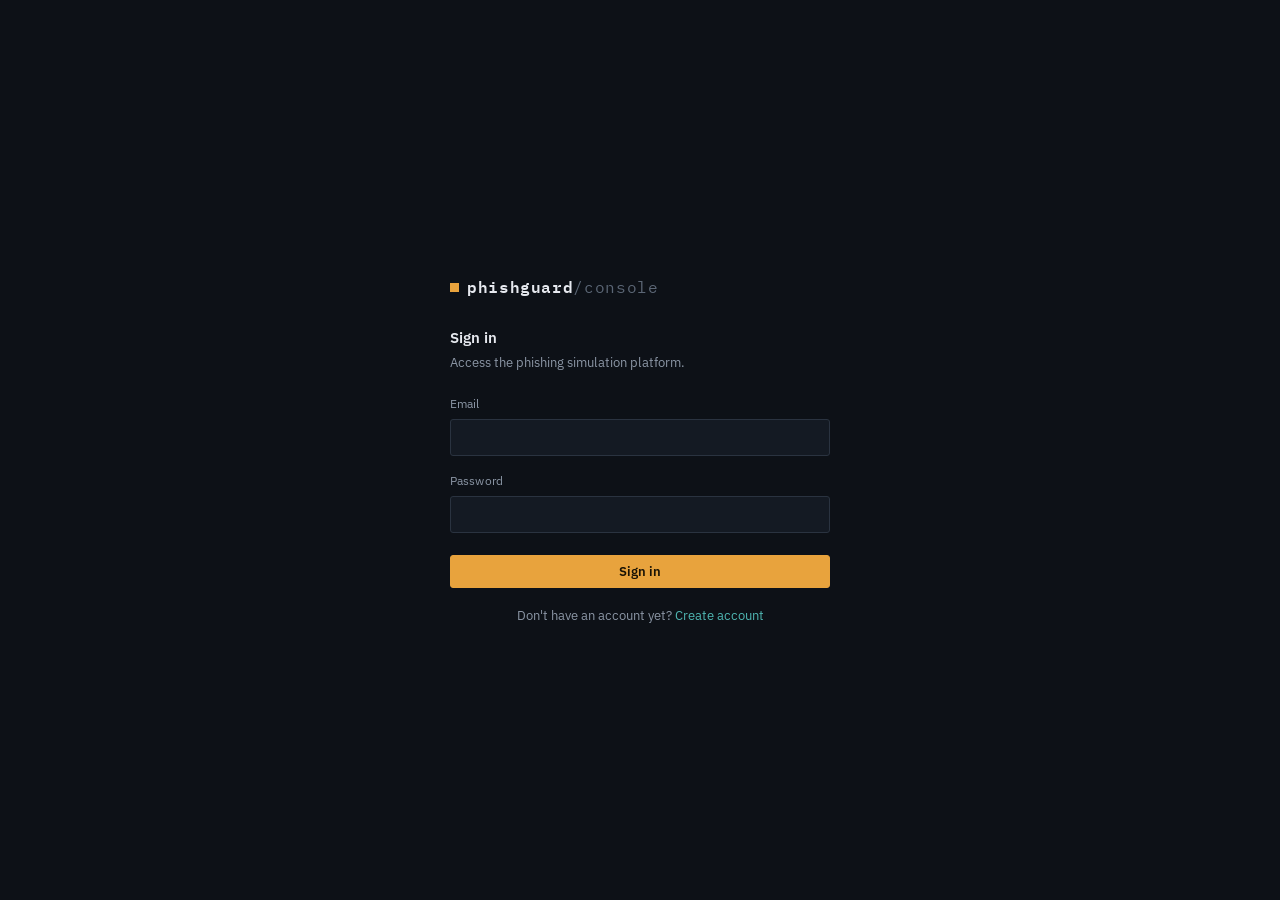
<file: frontend/index.html>
<!DOCTYPE html>
<html lang="en">
<head>
  <meta charset="UTF-8" />
  <meta name="viewport" content="width=device-width, initial-scale=1.0" />
  <title>Sign in — PhishGuard Console</title>
  <link rel="preconnect" href="https://fonts.googleapis.com">
  <link href="https://fonts.googleapis.com/css2?family=IBM+Plex+Mono:wght@400;500;600&family=IBM+Plex+Sans:wght@400;500;600&display=swap" rel="stylesheet">
  <link rel="stylesheet" href="css/style.css" />
</head>
<body>
  <div class="auth-shell">
    <div class="auth-box">
      <div class="auth-box__brand">
        <span class="auth-box__brand-mark"></span>
        <span class="auth-box__brand-text">phishguard<span>/console</span></span>
      </div>

      <h2>Sign in</h2>
      <p class="auth-box__sub">Access the phishing simulation platform.</p>

      <div id="form-alert"></div>

      <form id="login-form" novalidate>
        <div class="field">
          <label for="email">Email</label>
          <input type="email" id="email" name="email" autocomplete="username" required />
        </div>
        <div class="field">
          <label for="password">Password</label>
          <input type="password" id="password" name="password" autocomplete="current-password" required />
        </div>
        <div class="btn-row">
          <button type="submit" class="btn btn--primary btn--full" id="submit-btn">Sign in</button>
        </div>
      </form>

      <p class="auth-box__switch">
        Don't have an account yet? <a href="register.html">Create account</a>
      </p>
    </div>
  </div>

  <script src="js/api.js"></script>
  <script src="js/ui.js"></script>
  <script>
    Session.redirectIfAuthenticated();

    const params = new URLSearchParams(window.location.search);
    const alertBox = document.getElementById("form-alert");
    if (params.get("expired") === "1") {
      showAlert(alertBox, "Your session has expired. Please sign in again.", "info");
    }
    if (params.get("registered") === "1") {
      showAlert(alertBox, "Account created successfully. Sign in with your credentials.", "ok");
    }

    const form = document.getElementById("login-form");
    const submitBtn = document.getElementById("submit-btn");

    form.addEventListener("submit", async (event) => {
      event.preventDefault();
      clearAlert(alertBox);

      const email = document.getElementById("email").value.trim();
      const password = document.getElementById("password").value;

      submitBtn.disabled = true;
      submitBtn.textContent = "Signing in...";

      try {
        const result = await Api.login(email, password);
        Session.set(result.token, email, result.expires_in);
        window.location.href = "dashboard.html";
      } catch (err) {
        showAlert(alertBox, err.message || "Could not sign in.", "error");
        submitBtn.disabled = false;
        submitBtn.textContent = "Sign in";
      }
    });
  </script>
</body>
</html>
</file>
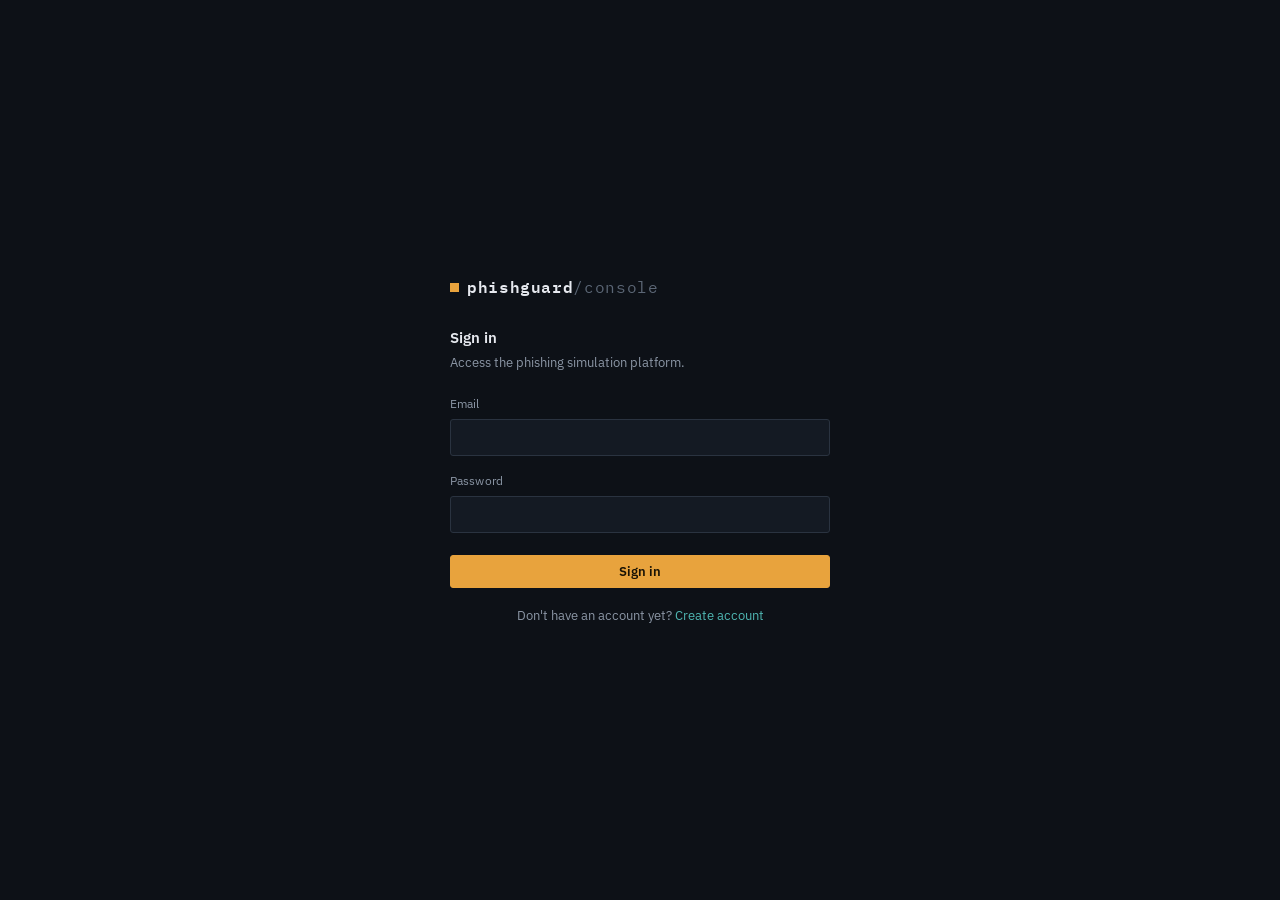
<file: frontend/campaigns.html>
<!DOCTYPE html>
<html lang="en">
<head>
  <meta charset="UTF-8" />
  <meta name="viewport" content="width=device-width, initial-scale=1.0" />
  <title>Campaigns — PhishGuard Console</title>
  <link rel="preconnect" href="https://fonts.googleapis.com">
  <link href="https://fonts.googleapis.com/css2?family=IBM+Plex+Mono:wght@400;500;600&family=IBM+Plex+Sans:wght@400;500;600&display=swap" rel="stylesheet">
  <link rel="stylesheet" href="css/style.css" />
</head>
<body>
  <div id="app-root"></div>

  <script src="js/api.js"></script>
  <script src="js/ui.js"></script>
  <script>
    Session.requireAuth();
    const content = renderShell("campaigns.html", "Campaigns");

    async function load() {
      content.innerHTML = `<div class="loading">Loading campaigns...</div>`;

      try {
        const result = await Api.listCampaigns();
        const campaigns = result.data || [];
        setTopbarMeta(`${campaigns.length} campaign(s)`);
        render(campaigns);
      } catch (err) {
        content.innerHTML = `<div class="alert alert--error">${escapeHtml(err.message || "Could not load campaigns.")}</div>`;
      }
    }

    function render(campaigns) {
      const rows = campaigns
        .map((c) => `
          <tr>
            <td><a class="table-link" href="campaign-detail.html?id=${encodeURIComponent(c.id)}">${escapeHtml(c.name)}</a></td>
            <td class="is-num">${c.target_group_count}</td>
            <td class="is-num">${c.target_count}</td>
            <td class="is-muted">${formatDateTime(c.updated_at)}</td>
            <td>
              <a class="btn btn--sm" href="campaign-form.html?id=${encodeURIComponent(c.id)}">Edit</a>
            </td>
          </tr>
        `)
        .join("");

      const tableOrEmpty = campaigns.length
        ? `<table>
            <thead>
              <tr>
                <th>Name</th>
                <th class="is-num">Groups</th>
                <th class="is-num">Targets</th>
                <th>Updated on</th>
                <th></th>
              </tr>
            </thead>
            <tbody>${rows}</tbody>
          </table>`
        : `<div class="empty">
            <div class="empty__title">No campaigns created</div>
            <div class="empty__sub">Use "New campaign" to define email content and target groups.</div>
          </div>`;

      content.innerHTML = `
        <div class="panel">
          <div class="panel__header">
            <h2>All campaigns</h2>
            <a class="btn btn--primary btn--sm" href="campaign-form.html">New campaign</a>
          </div>
          <div class="panel__body--flush">
            ${tableOrEmpty}
          </div>
        </div>
      `;
    }

    load();
  </script>
</body>
</html>
</file>
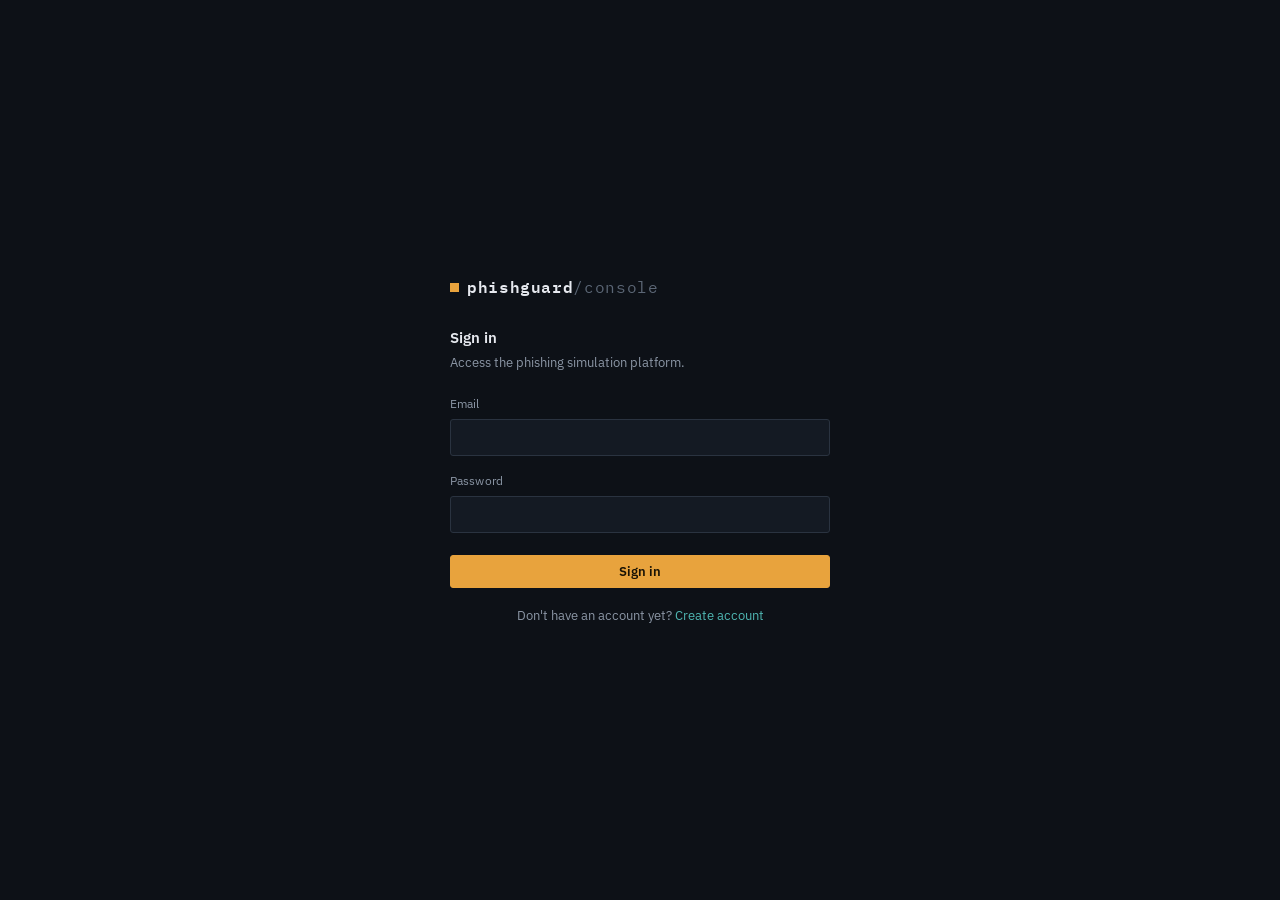
<file: frontend/dashboard.html>
<!DOCTYPE html>
<html lang="en">
<head>
  <meta charset="UTF-8" />
  <meta name="viewport" content="width=device-width, initial-scale=1.0" />
  <title>Overview — PhishGuard Console</title>
  <link rel="preconnect" href="https://fonts.googleapis.com">
  <link href="https://fonts.googleapis.com/css2?family=IBM+Plex+Mono:wght@400;500;600&family=IBM+Plex+Sans:wght@400;500;600&display=swap" rel="stylesheet">
  <link rel="stylesheet" href="css/style.css" />
</head>
<body>
  <div id="app-root"></div>

  <script src="js/api.js"></script>
  <script src="js/ui.js"></script>
  <script>
    Session.requireAuth();
    const content = renderShell("dashboard.html", "Overview");

    async function load() {
      content.innerHTML = `<div class="loading">Loading data...</div>`;

      try {
        const result = await Api.getDashboard();
        const data = result.data;
        setTopbarMeta(`${data.total_campaigns} campaign(s)`);
        render(data);
      } catch (err) {
        content.innerHTML = `<div class="alert alert--error">${escapeHtml(err.message || "Could not load overview.")}</div>`;
      }
    }

    function render(data) {
      const rows = (data.campaigns || [])
        .map((c) => `
          <tr>
            <td><a class="table-link" href="campaign-detail.html?id=${encodeURIComponent(c.campaign_id)}">${escapeHtml(c.name)}</a></td>
            <td class="is-num">${c.target_count}</td>
            <td class="is-num">${c.click_count}</td>
            <td class="is-num">${c.clicked_target_count}</td>
            <td>
              <div class="signal">
                <span class="signal__track"><span class="signal__fill" style="width:${Math.min(100, Math.round(c.click_rate * 100))}%"></span></span>
                ${formatPercent(c.click_rate)}
              </div>
            </td>
          </tr>
        `)
        .join("");

      const tableOrEmpty = (data.campaigns || []).length
        ? `<table>
            <thead>
              <tr>
                <th>Campaign</th>
                <th class="is-num">Targets</th>
                <th class="is-num">Clicks</th>
                <th class="is-num">Targets with clicks</th>
                <th>Click rate</th>
              </tr>
            </thead>
            <tbody>${rows}</tbody>
          </table>`
        : `<div class="empty">
            <div class="empty__title">No campaigns yet</div>
            <div class="empty__sub">Create your first campaign to start collecting metrics.</div>
          </div>`;

      content.innerHTML = `
        <div class="stat-row">
          <div class="stat">
            <div class="stat__label">Campaigns</div>
            <div class="stat__value">${data.total_campaigns}</div>
          </div>
          <div class="stat">
            <div class="stat__label">Total targets</div>
            <div class="stat__value">${data.total_targets}</div>
          </div>
          <div class="stat">
            <div class="stat__label">Recorded clicks</div>
            <div class="stat__value">${data.total_clicks}</div>
          </div>
          <div class="stat">
            <div class="stat__label">Overall click rate</div>
            <div class="stat__value">${formatPercent(data.click_rate)} <small>/ ${data.clicked_target_count} targets</small></div>
          </div>
        </div>

        <div class="panel">
          <div class="panel__header">
            <h2>Campaigns by performance</h2>
            <a class="btn btn--sm" href="campaigns.html">View all</a>
          </div>
          <div class="panel__body--flush">
            ${tableOrEmpty}
          </div>
        </div>
      `;
    }

    load();
  </script>
</body>
</html>
</file>
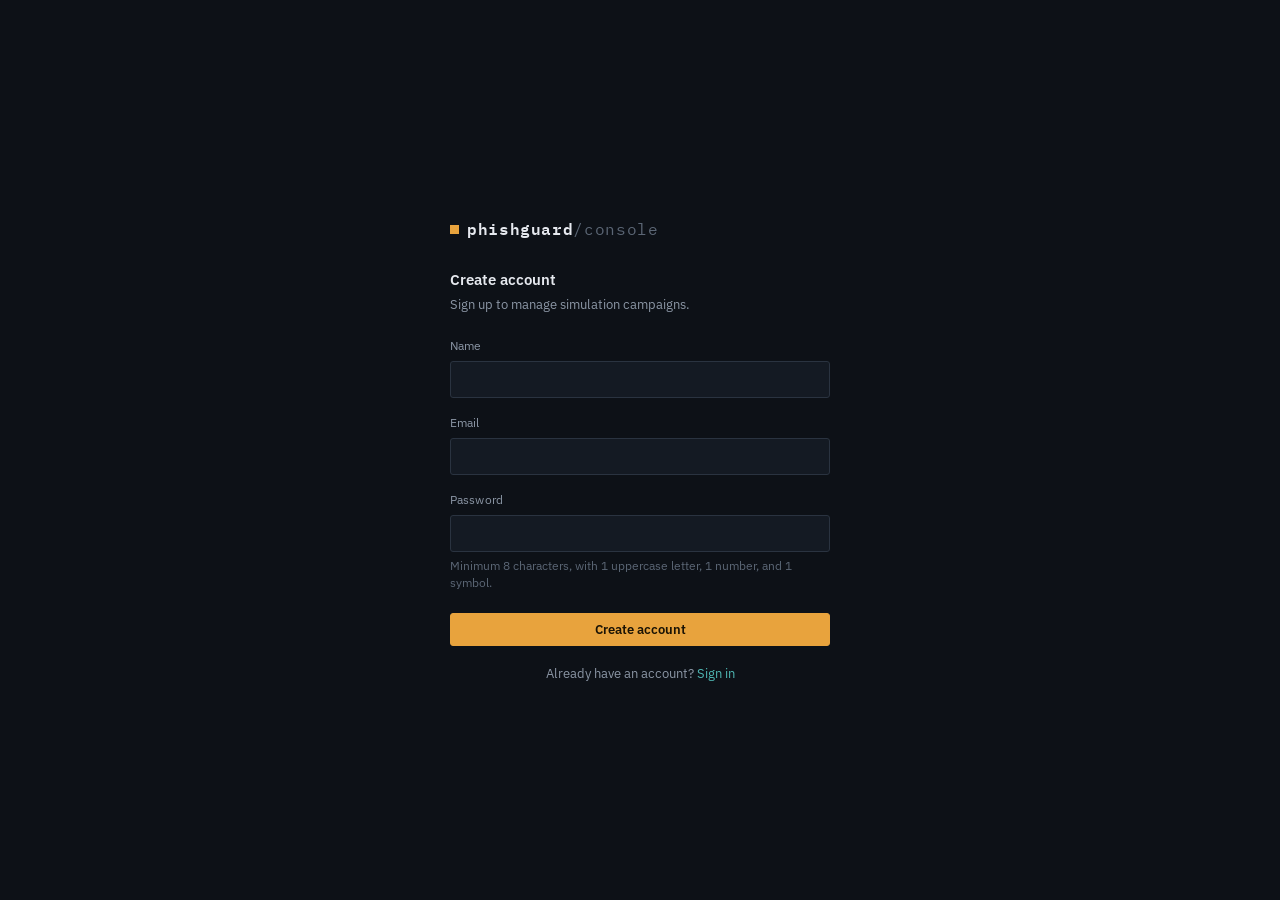
<file: frontend/register.html>
<!DOCTYPE html>
<html lang="en">
<head>
  <meta charset="UTF-8" />
  <meta name="viewport" content="width=device-width, initial-scale=1.0" />
  <title>Create account — PhishGuard Console</title>
  <link rel="preconnect" href="https://fonts.googleapis.com">
  <link href="https://fonts.googleapis.com/css2?family=IBM+Plex+Mono:wght@400;500;600&family=IBM+Plex+Sans:wght@400;500;600&display=swap" rel="stylesheet">
  <link rel="stylesheet" href="css/style.css" />
</head>
<body>
  <div class="auth-shell">
    <div class="auth-box">
      <div class="auth-box__brand">
        <span class="auth-box__brand-mark"></span>
        <span class="auth-box__brand-text">phishguard<span>/console</span></span>
      </div>

      <h2>Create account</h2>
      <p class="auth-box__sub">Sign up to manage simulation campaigns.</p>

      <div id="form-alert"></div>

      <form id="register-form" novalidate>
        <div class="field">
          <label for="name">Name</label>
          <input type="text" id="name" name="name" autocomplete="name" />
        </div>
        <div class="field">
          <label for="email">Email</label>
          <input type="email" id="email" name="email" autocomplete="username" required />
        </div>
        <div class="field">
          <label for="password">Password</label>
          <input type="password" id="password" name="password" autocomplete="new-password" required />
          <p class="field__hint">Minimum 8 characters, with 1 uppercase letter, 1 number, and 1 symbol.</p>
        </div>
        <div class="btn-row">
          <button type="submit" class="btn btn--primary btn--full" id="submit-btn">Create account</button>
        </div>
      </form>

      <p class="auth-box__switch">
        Already have an account? <a href="index.html">Sign in</a>
      </p>
    </div>
  </div>

  <script src="js/api.js"></script>
  <script src="js/ui.js"></script>
  <script>
    Session.redirectIfAuthenticated();

    const alertBox = document.getElementById("form-alert");
    const form = document.getElementById("register-form");
    const submitBtn = document.getElementById("submit-btn");

    form.addEventListener("submit", async (event) => {
      event.preventDefault();
      clearAlert(alertBox);

      const name = document.getElementById("name").value.trim();
      const email = document.getElementById("email").value.trim();
      const password = document.getElementById("password").value;

      submitBtn.disabled = true;
      submitBtn.textContent = "Creating...";

      try {
        await Api.register(email, password, name);
        window.location.href = "index.html?registered=1";
      } catch (err) {
        showAlert(alertBox, err.message || "Could not create account.", "error");
        submitBtn.disabled = false;
        submitBtn.textContent = "Create account";
      }
    });
  </script>
</body>
</html>
</file>
<file: frontend/css/style.css>
/* ==========================================================================
   PhishGuard Console — design tokens
   Operations-console aesthetic: flat surfaces, hairline borders,
   monospace for data/tokens, amber signal accent.
   ========================================================================== */

   :root {
    --bg: #0d1117;
    --surface: #141a23;
    --surface-raised: #1a212c;
    --border: #2a3340;
    --border-strong: #3a4555;
  
    --text: #e6e9ef;
    --text-muted: #8b96a5;
    --text-dim: #5b6675;
  
    --accent: #e8a33d;
    --accent-dim: #b9802c;
    --teal: #4fb7b3;
    --red: #e0635a;
    --green: #6fbf73;
  
    --font-ui: "IBM Plex Sans", -apple-system, "Segoe UI", sans-serif;
    --font-mono: "IBM Plex Mono", "SF Mono", Consolas, monospace;
  
    --radius: 3px;
  }
  
  * {
    margin: 0;
    padding: 0;
    box-sizing: border-box;
  }
  
  html, body {
    min-height: 100%;
  }
  
  body {
    background: var(--bg);
    color: var(--text);
    font-family: var(--font-ui);
    font-size: 14px;
    line-height: 1.5;
    -webkit-font-smoothing: antialiased;
  }
  
  a {
    color: var(--teal);
    text-decoration: none;
  }
  
  a:hover {
    text-decoration: underline;
  }
  
  ::selection {
    background: var(--accent-dim);
    color: #0d1117;
  }
  
  :focus-visible {
    outline: 2px solid var(--accent);
    outline-offset: 1px;
  }
  
  /* --------------------------------------------------------------------
     App shell
     -------------------------------------------------------------------- */
  
  .app {
    display: grid;
    grid-template-columns: 220px 1fr;
    min-height: 100vh;
  }
  
  .sidebar {
    background: var(--surface);
    border-right: 1px solid var(--border);
    display: flex;
    flex-direction: column;
    padding: 0;
  }
  
  .sidebar__brand {
    padding: 18px 20px;
    border-bottom: 1px solid var(--border);
    display: flex;
    align-items: baseline;
    gap: 8px;
  }
  
  .sidebar__brand-mark {
    width: 8px;
    height: 8px;
    background: var(--accent);
    flex-shrink: 0;
    transform: translateY(-1px);
  }
  
  .sidebar__brand-text {
    font-family: var(--font-mono);
    font-size: 14px;
    font-weight: 600;
    letter-spacing: 0.04em;
  }
  
  .sidebar__brand-text span {
    color: var(--text-dim);
    font-weight: 400;
  }
  
  .sidebar nav {
    flex: 1;
    padding: 12px 0;
  }
  
  .sidebar__link {
    display: flex;
    align-items: center;
    gap: 10px;
    padding: 9px 20px;
    color: var(--text-muted);
    font-size: 13px;
    border-left: 2px solid transparent;
  }
  
  .sidebar__link:hover {
    color: var(--text);
    text-decoration: none;
    background: rgba(255, 255, 255, 0.02);
  }
  
  .sidebar__link.is-active {
    color: var(--text);
    border-left-color: var(--accent);
    background: rgba(232, 163, 61, 0.06);
  }
  
  .sidebar__link-glyph {
    font-family: var(--font-mono);
    color: var(--text-dim);
    font-size: 12px;
    width: 14px;
  }
  
  .sidebar__link.is-active .sidebar__link-glyph {
    color: var(--accent);
  }
  
  .sidebar__footer {
    border-top: 1px solid var(--border);
    padding: 14px 20px;
  }
  
  .sidebar__user {
    font-size: 12px;
    color: var(--text-muted);
    margin-bottom: 8px;
    word-break: break-all;
  }
  
  .sidebar__user-label {
    display: block;
    color: var(--text-dim);
    text-transform: uppercase;
    font-size: 10px;
    letter-spacing: 0.08em;
    margin-bottom: 2px;
  }
  
  /* --------------------------------------------------------------------
     Main content
     -------------------------------------------------------------------- */
  
  .main {
    display: flex;
    flex-direction: column;
    min-width: 0;
  }
  
  .topbar {
    border-bottom: 1px solid var(--border);
    padding: 16px 28px;
    display: flex;
    align-items: baseline;
    justify-content: space-between;
    gap: 16px;
  }
  
  .topbar h1 {
    font-size: 16px;
    font-weight: 600;
    letter-spacing: 0.01em;
  }
  
  .topbar__meta {
    font-family: var(--font-mono);
    font-size: 12px;
    color: var(--text-dim);
  }
  
  .content {
    padding: 24px 28px 48px;
    flex: 1;
  }
  
  .content--narrow {
    max-width: 480px;
  }
  
  /* --------------------------------------------------------------------
     Auth screens (no sidebar)
     -------------------------------------------------------------------- */
  
  .auth-shell {
    min-height: 100vh;
    display: flex;
    align-items: center;
    justify-content: center;
    padding: 24px;
  }
  
  .auth-box {
    width: 100%;
    max-width: 380px;
  }
  
  .auth-box__brand {
    display: flex;
    align-items: baseline;
    gap: 8px;
    margin-bottom: 28px;
  }
  
  .auth-box__brand-mark {
    width: 9px;
    height: 9px;
    background: var(--accent);
    transform: translateY(-1px);
  }
  
  .auth-box__brand-text {
    font-family: var(--font-mono);
    font-size: 16px;
    font-weight: 600;
    letter-spacing: 0.04em;
  }
  
  .auth-box__brand-text span {
    color: var(--text-dim);
    font-weight: 400;
  }
  
  .auth-box h2 {
    font-size: 15px;
    font-weight: 600;
    margin-bottom: 4px;
  }
  
  .auth-box__sub {
    color: var(--text-muted);
    font-size: 13px;
    margin-bottom: 22px;
  }
  
  .auth-box__switch {
    margin-top: 18px;
    font-size: 13px;
    color: var(--text-muted);
    text-align: center;
  }
  
  /* --------------------------------------------------------------------
     Forms
     -------------------------------------------------------------------- */
  
  .field {
    margin-bottom: 16px;
  }
  
  .field label {
    display: block;
    font-size: 12px;
    color: var(--text-muted);
    margin-bottom: 6px;
    letter-spacing: 0.01em;
  }
  
  .field input,
  .field textarea,
  .field select {
    width: 100%;
    background: var(--surface);
    border: 1px solid var(--border);
    border-radius: var(--radius);
    color: var(--text);
    font-family: inherit;
    font-size: 13px;
    padding: 9px 11px;
    transition: border-color 0.12s ease;
  }
  
  .field textarea {
    font-family: var(--font-mono);
    font-size: 12.5px;
    resize: vertical;
    min-height: 140px;
  }
  
  /* Code / preview tabs for email content */
  .tabs {
    display: flex;
    gap: 4px;
    margin-bottom: 8px;
  }
  
  .tab {
    font-family: inherit;
    font-size: 12px;
    font-weight: 500;
    color: var(--text-muted);
    background: transparent;
    border: 1px solid var(--border);
    border-bottom: none;
    border-radius: var(--radius) var(--radius) 0 0;
    padding: 7px 14px;
    cursor: pointer;
  }
  
  .tab:hover {
    color: var(--text);
  }
  
  .tab.is-active {
    color: var(--text);
    background: var(--surface);
    border-color: var(--border-strong);
    position: relative;
  }
  
  .tab.is-active::after {
    content: "";
    position: absolute;
    left: 0;
    right: 0;
    bottom: -1px;
    height: 1px;
    background: var(--surface);
  }
  
  .preview-frame {
    border: 1px solid var(--border-strong);
    border-radius: 0 var(--radius) var(--radius) var(--radius);
    background: #ffffff;
    height: 420px;
    overflow: hidden;
  }
  
  .preview-frame iframe {
    width: 100%;
    height: 100%;
    border: none;
    background: #ffffff;
  }
  
  #email-code-pane textarea {
    border-radius: 0 var(--radius) var(--radius) var(--radius);
  }
  
  .field input:focus,
  .field textarea:focus,
  .field select:focus {
    border-color: var(--accent);
    outline: none;
  }
  
  .field__hint {
    font-size: 11.5px;
    color: var(--text-dim);
    margin-top: 5px;
  }
  
  .field--inline {
    display: flex;
    align-items: center;
    gap: 8px;
  }
  
  /* --------------------------------------------------------------------
     Buttons
     -------------------------------------------------------------------- */
  
  .btn {
    display: inline-flex;
    align-items: center;
    justify-content: center;
    gap: 6px;
    font-family: inherit;
    font-size: 13px;
    font-weight: 500;
    padding: 9px 16px;
    border-radius: var(--radius);
    border: 1px solid var(--border-strong);
    background: var(--surface-raised);
    color: var(--text);
    cursor: pointer;
    transition: border-color 0.12s ease, background 0.12s ease;
    line-height: 1;
  }
  
  .btn:hover {
    border-color: var(--text-dim);
  }
  
  .btn:disabled {
    opacity: 0.5;
    cursor: not-allowed;
  }
  
  .btn--primary {
    background: var(--accent);
    border-color: var(--accent);
    color: #1a1305;
    font-weight: 600;
  }
  
  .btn--primary:hover {
    background: #f0ad52;
    border-color: #f0ad52;
  }
  
  .btn--danger {
    border-color: var(--red);
    color: var(--red);
    background: transparent;
  }
  
  .btn--danger:hover {
    background: rgba(224, 99, 90, 0.1);
  }
  
  .btn--ghost {
    background: transparent;
    border-color: transparent;
    color: var(--text-muted);
  }
  
  .btn--ghost:hover {
    color: var(--text);
    border-color: var(--border);
  }
  
  .btn--full {
    width: 100%;
  }
  
  .btn--sm {
    padding: 5px 10px;
    font-size: 12px;
  }
  
  .btn-row {
    display: flex;
    gap: 10px;
    margin-top: 22px;
  }
  
  /* --------------------------------------------------------------------
     Panels / sections
     -------------------------------------------------------------------- */
  
  .panel {
    background: var(--surface);
    border: 1px solid var(--border);
    border-radius: var(--radius);
    margin-bottom: 20px;
  }
  
  .panel__header {
    padding: 13px 18px;
    border-bottom: 1px solid var(--border);
    display: flex;
    align-items: center;
    justify-content: space-between;
    gap: 12px;
  }
  
  .panel__header h2 {
    font-size: 13px;
    font-weight: 600;
    text-transform: uppercase;
    letter-spacing: 0.06em;
    color: var(--text-muted);
  }
  
  .panel__body {
    padding: 18px;
  }
  
  .panel__body--flush {
    padding: 0;
  }
  
  /* --------------------------------------------------------------------
     Stat row (dashboard)
     -------------------------------------------------------------------- */
  
  .stat-row {
    display: grid;
    grid-template-columns: repeat(4, 1fr);
    gap: 1px;
    background: var(--border);
    border: 1px solid var(--border);
    border-radius: var(--radius);
    overflow: hidden;
    margin-bottom: 20px;
  }
  
  .stat {
    background: var(--surface);
    padding: 16px 18px;
  }
  
  .stat__label {
    font-size: 11px;
    text-transform: uppercase;
    letter-spacing: 0.08em;
    color: var(--text-dim);
    margin-bottom: 8px;
  }
  
  .stat__value {
    font-family: var(--font-mono);
    font-size: 26px;
    font-weight: 600;
    letter-spacing: -0.01em;
  }
  
  .stat__value small {
    font-size: 14px;
    color: var(--text-dim);
    font-weight: 400;
  }
  
  @media (max-width: 900px) {
    .stat-row {
      grid-template-columns: repeat(2, 1fr);
    }
  }
  
  /* --------------------------------------------------------------------
     Tables
     -------------------------------------------------------------------- */
  
  table {
    width: 100%;
    border-collapse: collapse;
    font-size: 13px;
  }
  
  thead th {
    text-align: left;
    font-size: 11px;
    text-transform: uppercase;
    letter-spacing: 0.06em;
    color: var(--text-dim);
    font-weight: 600;
    padding: 10px 18px;
    border-bottom: 1px solid var(--border);
    white-space: nowrap;
  }
  
  tbody td {
    padding: 11px 18px;
    border-bottom: 1px solid var(--border);
    vertical-align: middle;
  }
  
  tbody tr:last-child td {
    border-bottom: none;
  }
  
  tbody tr:hover {
    background: rgba(255, 255, 255, 0.015);
  }
  
  td.is-mono, .is-mono {
    font-family: var(--font-mono);
  }
  
  td.is-muted, .is-muted {
    color: var(--text-muted);
  }
  
  td.is-num {
    font-family: var(--font-mono);
    text-align: right;
  }
  
  th.is-num {
    text-align: right;
  }
  
  .table-link {
    color: var(--text);
    font-weight: 500;
  }
  
  .table-link:hover {
    color: var(--accent);
  }
  
  /* --------------------------------------------------------------------
     Badges / signal indicators
     -------------------------------------------------------------------- */
  
  .badge {
    display: inline-flex;
    align-items: center;
    gap: 6px;
    font-family: var(--font-mono);
    font-size: 11px;
    padding: 3px 8px;
    border: 1px solid var(--border-strong);
    border-radius: var(--radius);
    color: var(--text-muted);
    text-transform: uppercase;
    letter-spacing: 0.04em;
  }
  
  .badge--dot::before {
    content: "";
    width: 6px;
    height: 6px;
    border-radius: 50%;
    background: currentColor;
    display: block;
  }
  
  .badge--ok {
    color: var(--green);
    border-color: rgba(111, 191, 115, 0.35);
  }
  
  .badge--warn {
    color: var(--accent);
    border-color: rgba(232, 163, 61, 0.35);
  }
  
  .badge--off {
    color: var(--text-dim);
  }
  
  .badge--danger {
    color: var(--red);
    border-color: rgba(224, 99, 90, 0.35);
  }
  
  /* Signal bar — used for click-rate visualisation */
  .signal {
    display: inline-flex;
    align-items: center;
    gap: 8px;
    font-family: var(--font-mono);
    font-size: 12px;
  }
  
  .signal__track {
    width: 64px;
    height: 6px;
    background: var(--border);
    border-radius: 1px;
    overflow: hidden;
    flex-shrink: 0;
  }
  
  .signal__fill {
    height: 100%;
    background: var(--accent);
  }
  
  /* --------------------------------------------------------------------
     Empty / loading / message states
     -------------------------------------------------------------------- */
  
  .empty {
    padding: 40px 18px;
    text-align: center;
    color: var(--text-muted);
  }
  
  .empty__title {
    font-size: 13px;
    color: var(--text);
    margin-bottom: 6px;
    font-weight: 500;
  }
  
  .empty__sub {
    font-size: 12.5px;
    color: var(--text-dim);
  }
  
  .loading {
    padding: 24px 18px;
    color: var(--text-dim);
    font-family: var(--font-mono);
    font-size: 12px;
  }
  
  .alert {
    border: 1px solid var(--border-strong);
    border-left: 3px solid var(--text-dim);
    border-radius: var(--radius);
    padding: 10px 14px;
    font-size: 13px;
    margin-bottom: 16px;
    background: var(--surface);
  }
  
  .alert--error {
    border-left-color: var(--red);
    color: #f3a39d;
  }
  
  .alert--ok {
    border-left-color: var(--green);
    color: #a9dcab;
  }
  
  .alert--info {
    border-left-color: var(--teal);
    color: var(--text);
  }
  
  /* --------------------------------------------------------------------
     Target groups builder (campaign form)
     -------------------------------------------------------------------- */
  
  .group {
    border: 1px solid var(--border);
    border-radius: var(--radius);
    margin-bottom: 14px;
  }
  
  .group__header {
    display: flex;
    align-items: center;
    gap: 10px;
    padding: 10px 14px;
    border-bottom: 1px solid var(--border);
    background: var(--surface-raised);
  }
  
  .group__header input {
    flex: 1;
  }
  
  .group__body {
    padding: 12px 14px;
  }
  
  .target-row {
    display: grid;
    grid-template-columns: 1fr 1fr auto;
    gap: 8px;
    margin-bottom: 8px;
  }
  
  .target-row:last-child {
    margin-bottom: 0;
  }
  
  .group__actions {
    margin-top: 10px;
    display: flex;
    gap: 8px;
  }
  
  .icon-btn {
    width: 32px;
    height: 32px;
    display: inline-flex;
    align-items: center;
    justify-content: center;
    border: 1px solid var(--border-strong);
    border-radius: var(--radius);
    background: transparent;
    color: var(--text-muted);
    cursor: pointer;
    font-size: 14px;
    flex-shrink: 0;
  }
  
  .icon-btn:hover {
    color: var(--red);
    border-color: var(--red);
  }
  
  /* --------------------------------------------------------------------
     Misc
     -------------------------------------------------------------------- */
  
  .section-title {
    font-size: 13px;
    font-weight: 600;
    text-transform: uppercase;
    letter-spacing: 0.06em;
    color: var(--text-muted);
    margin: 28px 0 12px;
  }
  
  .section-title:first-child {
    margin-top: 0;
  }
  
  .muted-link {
    color: var(--text-dim);
    font-size: 12px;
  }
  
  .copy-field {
    display: flex;
    gap: 6px;
  }
  
  .copy-field input {
    flex: 1;
  }
  
  .tracking-token {
    font-family: var(--font-mono);
    font-size: 11.5px;
    color: var(--text-muted);
  }
  
  .detail-grid {
    display: grid;
    grid-template-columns: 1fr 1fr;
    gap: 20px;
  }
  
  @media (max-width: 1100px) {
    .detail-grid {
      grid-template-columns: 1fr;
    }
  }
  
  .kv {
    display: grid;
    grid-template-columns: 130px 1fr;
    gap: 6px 12px;
    font-size: 13px;
  }
  
  .kv dt {
    color: var(--text-dim);
  }
  
  .kv dd {
    font-family: var(--font-mono);
    word-break: break-all;
  }
  
  @media (max-width: 760px) {
    .app {
      grid-template-columns: 1fr;
    }
  
    .sidebar {
      border-right: none;
      border-bottom: 1px solid var(--border);
    }
  
    .sidebar nav {
      display: flex;
      overflow-x: auto;
      padding: 0;
    }
  
    .sidebar__link {
      border-left: none;
      border-bottom: 2px solid transparent;
      white-space: nowrap;
    }
  
    .sidebar__link.is-active {
      border-bottom-color: var(--accent);
    }
  
    .sidebar__footer {
      display: none;
    }
  
    .stat-row {
      grid-template-columns: repeat(2, 1fr);
    }
  
    .target-row {
      grid-template-columns: 1fr;
    }
  }
</file>
